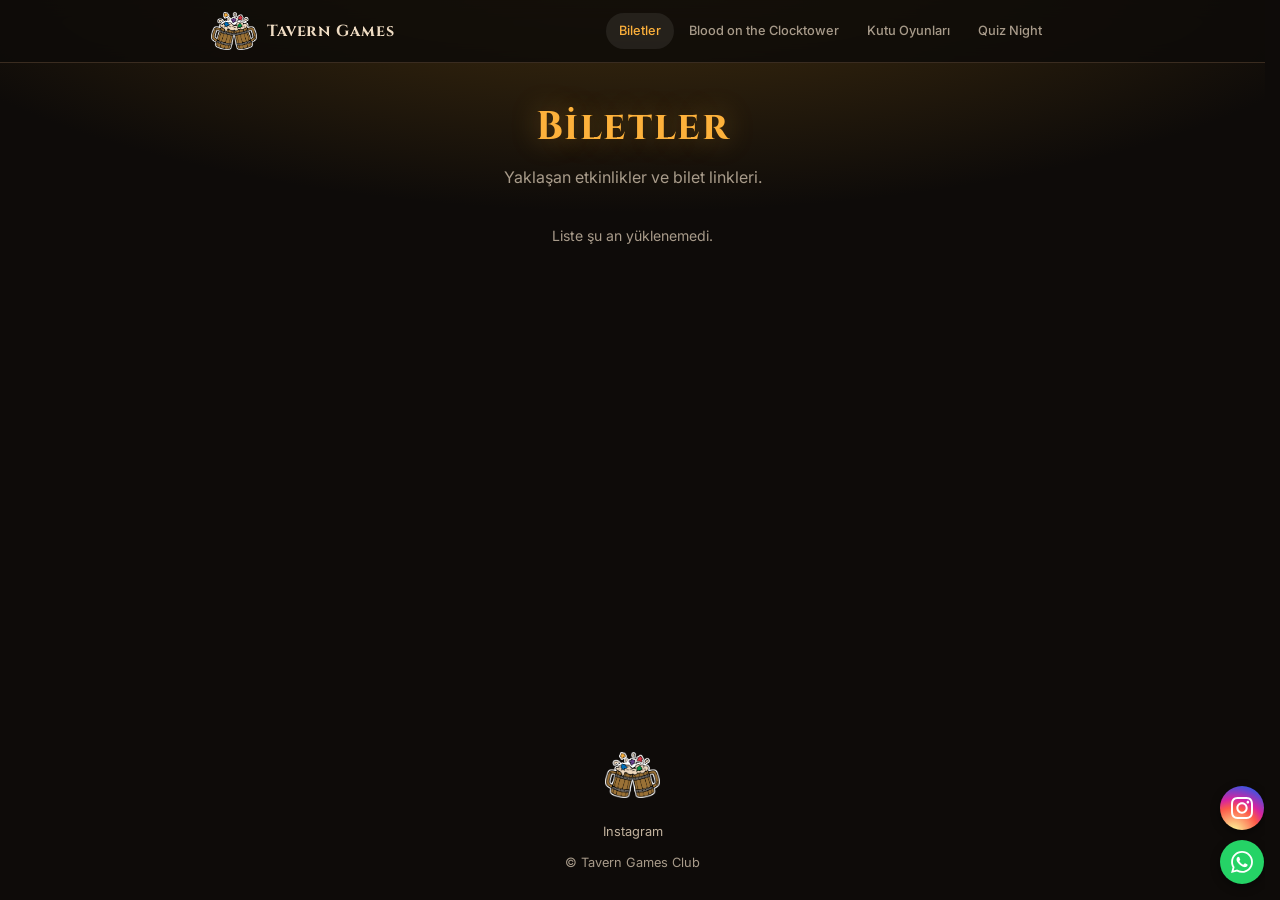
<file: bilet/index.html>
<!DOCTYPE html><html lang="tr"><head><link rel="icon" type="image/png" href="/favicon.png"><link rel="icon" href="/favicon.ico" sizes="48x48"><meta charset="UTF-8"><meta name="viewport" content="width=device-width,initial-scale=1"><title>Biletler | Tavern Games Kadıköy</title>
<meta name="description" content="Kadıköy'de Blood on the Clocktower ve kutu oyunu gecesi biletleri. Yaklaşan tarihler, mekanlar ve Bubilet / Biletimgo bilet bağlantıları."><link rel="canonical" href="https://taverngames.com.tr/bilet/"><meta property="og:title" content="Biletler | Tavern Games Kadıköy"><meta property="og:description" content="Kadıköy'de Blood on the Clocktower ve kutu oyunu gecesi biletleri. Yaklaşan tarihler, mekanlar ve Bubilet / Biletimgo bilet bağlantıları."><meta property="og:url" content="https://taverngames.com.tr/bilet/"><meta property="og:image" content="https://taverngames.com.tr/assets/og.jpg"><meta property="og:type" content="website"><meta property="og:locale" content="tr_TR">
<link rel="preconnect" href="https://fonts.googleapis.com"><link rel="preconnect" href="https://fonts.gstatic.com" crossorigin>
<link rel="preload" as="style" href="https://fonts.googleapis.com/css2?family=Cinzel:wght@600;700;800&family=Inter:wght@400;500;600;700&display=swap" onload="this.onload=null;this.rel='stylesheet'"><noscript><link rel="stylesheet" href="https://fonts.googleapis.com/css2?family=Cinzel:wght@600;700;800&family=Inter:wght@400;500;600;700&display=swap"></noscript>
<link rel="stylesheet" href="/site.css"><link rel="stylesheet" href="/bilet/bilet.css"><script src="/nav.js" defer></script><!--EVLD--><script type="application/ld+json" id="ev-ld">[{"@type": "Event", "name": "Blood on the Clocktower - Ruj Gastro Cocktail Pub", "startDate": "2026-11-28T20:00:00+03:00", "eventStatus": "https://schema.org/EventScheduled", "eventAttendanceMode": "https://schema.org/OfflineEventAttendanceMode", "location": {"@type": "Place", "name": "Ruj Gastro Cocktail Pub", "address": {"@type": "PostalAddress", "addressLocality": "Kadıköy", "addressRegion": "İstanbul", "addressCountry": "TR"}}, "image": ["https://taverngames.com.tr/assets/og-botc.jpg"], "organizer": {"@type": "Organization", "name": "Tavern Games", "url": "https://taverngames.com.tr/"}, "offers": {"@type": "Offer", "url": "https://www.biletimgo.com/etkinlik/blood-on-the-clocktower-33386", "priceCurrency": "TRY", "availability": "https://schema.org/InStock"}}]</script><!--/EVLD-->
</head>
<body data-theme="bilet">
<main class="wrap">
<section class="bh"><h1 class="cz">Biletler</h1><p>Yaklaşan etkinlikler ve bilet linkleri.</p></section>
<div id="list"></div>
<p id="note" class="note"></p>
</main>
<footer><img src="/assets/logo_beyaz_kenar_yazisiz.webp" alt="" width="555" height="457">
<div class="fl-links"><a href="https://www.instagram.com/taverngamesclub/" target="_blank" rel="noopener">Instagram</a></div>
<div>© Tavern Games Club</div></footer>
<script>
const SHEET_ID='1YPP-iufjWHd43YadvrfHkIpvKAFz69_t7sIb_1xt_y8',TAB='Biletler',KEY='tg_bilet_cache2';
/* Bölümler: Sheet'teki "Etkinlik" sütununda re ifadesine uyan kelime geçerse o bölüme girer. Yeni tür eklemek için buraya bir satır ekle. */
const SECTIONS=[
 {re:/blood|botc|clocktower/i,title:'Blood on the Clocktower',sub:'Vampir Köylünün geldiği son nokta!',c:'#e04a3f'},
 {re:/kutu|oyun/i,title:'Kutu Oyunları Gecesi',sub:'',c:'#3d9be0'},
 {re:/quiz/i,title:'Quiz Night',sub:'',c:'#a77bd6'}];
const AY=['Oca','Şub','Mar','Nis','May','Haz','Tem','Ağu','Eyl','Eki','Kas','Ara'],GUN=['Pazar','Pazartesi','Salı','Çarşamba','Perşembe','Cuma','Cumartesi'];
const $=id=>document.getElementById(id);
function el(t,c,x){const e=document.createElement(t);if(c)e.className=c;if(x!=null)e.textContent=x;return e}
const p2=n=>('0'+n).slice(-2);
function nd(c){if(!c)return'';let m=String(c.v||'').match(/^Date\((\d+),(\d+),(\d+)/);if(m)return m[1]+'-'+p2(+m[2]+1)+'-'+p2(m[3]);
 const x=String(c.f!=null?c.f:c.v||'').trim();m=x.match(/^(\d{1,2})[.\/](\d{1,2})[.\/](\d{4})$/);if(m)return m[3]+'-'+p2(m[2])+'-'+p2(m[1]);
 m=x.match(/^(\d{4})-(\d{1,2})-(\d{1,2})/);return m?m[1]+'-'+p2(m[2])+'-'+p2(m[3]):''}
function nt(c){if(!c)return'';const x=String(c.f!=null?c.f:c.v||'');const m=x.match(/(\d{1,2})[:.](\d{2})/);return m?p2(m[1])+':'+m[2]:''}
const tx=c=>c?String(c.f!=null?c.f:c.v!=null?c.v:'').trim():'';
function parse(rows){const td=new Date();td.setHours(0,0,0,0);const now=td.getTime();
 return rows.map(r=>({k:tx(r[0]),d:nd(r[1]),t:nt(r[2])||'20:00',yer:tx(r[3]),ln:tx(r[4]),fy:tx(r[5]),du:tx(r[6])}))
 .filter(e=>e.k&&e.d).map(e=>{e.ig=!/^https?:\/\//.test(e.ln);if(e.ig)e.note=e.ln||"Bilet için Instagram DM'den yazabilirsiniz.";const[y,m,d]=e.d.split('-').map(Number),[h,mi]=e.t.split(':').map(Number);e.dt=new Date(y,m-1,d,h,mi);return e})
 .filter(e=>e.dt.getTime()>=now).sort((a,b)=>a.dt-b.dt)}
function card(e){const a=el('a','ev');a.style.setProperty('--c',e.s.c);a.href=e.ig?'https://www.instagram.com/taverngamesclub/':e.ln;a.target='_blank';a.rel='noopener';
 const sold=/tükendi|dolu/i.test(e.du);if(sold)a.classList.add('sold');
 const dt=el('div','dt');dt.append(el('b','',e.dt.getDate()),el('span','',AY[e.dt.getMonth()]));
 const inf=el('div','inf');inf.append(el('h3','',e.s.title),el('p','',GUN[e.dt.getDay()]+' · '+e.t+(e.yer?' · '+e.yer:'')));
 {const tg=el('div','tags');if(e.ig)tg.append(el('span','tag p',e.note));if(e.fy)tg.append(el('span','tag',e.fy));if(e.du&&!sold)tg.append(el('span','tag p',e.du));inf.append(tg)}
 a.append(dt,inf,el('span','buy',sold?'Tükendi':'Bilet Al'));return a}
const AYU=['Ocak','Şubat','Mart','Nisan','Mayıs','Haziran','Temmuz','Ağustos','Eylül','Ekim','Kasım','Aralık'];
function render(ev){const l=$('list');l.replaceChildren();let last='';
 ev.forEach(e=>{e.s=SECTIONS.find(s=>s.re.test(e.k))||{title:e.k,c:'#fdb13b'};
  const m=AYU[e.dt.getMonth()]+' '+e.dt.getFullYear();if(m!==last){last=m;l.append(el('div','mon',m))}
  l.append(card(e))})}
function ld(ev){try{ev=ev.filter(e=>!e.ig);const old=document.getElementById('ev-ld');if(old)old.remove();if(!ev.length)return;
 const g=ev.map(e=>{const sold=/tükendi|dolu/i.test(e.du),pr=(e.fy.match(/\d+/)||[])[0],o={'@type':'Offer',url:e.ln,priceCurrency:'TRY',availability:'https://schema.org/'+(sold?'SoldOut':'InStock')};if(pr)o.price=pr;
  return{'@type':'Event',name:e.s.title+(e.yer?' - '+e.yer:''),startDate:e.d+'T'+e.t+':00+03:00',eventStatus:'https://schema.org/EventScheduled',eventAttendanceMode:'https://schema.org/OfflineEventAttendanceMode',
  location:{'@type':'Place',name:e.yer||'Kadıköy, İstanbul',address:{'@type':'PostalAddress',addressLocality:'Kadıköy',addressRegion:'İstanbul',addressCountry:'TR'}},
  organizer:{'@type':'Organization',name:'Tavern Games',url:'https://taverngames.com.tr/'},offers:o}});
 const s=document.createElement('script');s.type='application/ld+json';s.id='ev-ld';s.textContent=JSON.stringify(g);document.head.append(s)}catch(e){}}
function show(rows,note){$('note').textContent=note||'';const ev=parse(rows);render(ev)}
function cached(){try{return JSON.parse(localStorage.getItem(KEY)||'null')}catch(e){return null}}
fetch('https://docs.google.com/spreadsheets/d/'+SHEET_ID+'/gviz/tq?tqx=out:json&sheet='+TAB).then(r=>r.text()).then(x=>{
 const j=JSON.parse(x.slice(x.indexOf('{'),x.lastIndexOf('}')+1)),rows=j.table.rows.map(r=>(r.c||[]).map(c=>c?{v:c.v,f:c.f}:null));
 try{localStorage.setItem(KEY,JSON.stringify(rows))}catch(e){}show(rows)}).catch(()=>{const c=cached();show(c||[],c?'Güncel liste alınamadı, son kayıtlı liste gösteriliyor.':'Liste şu an yüklenemedi.')});
</script></body></html>
</file>
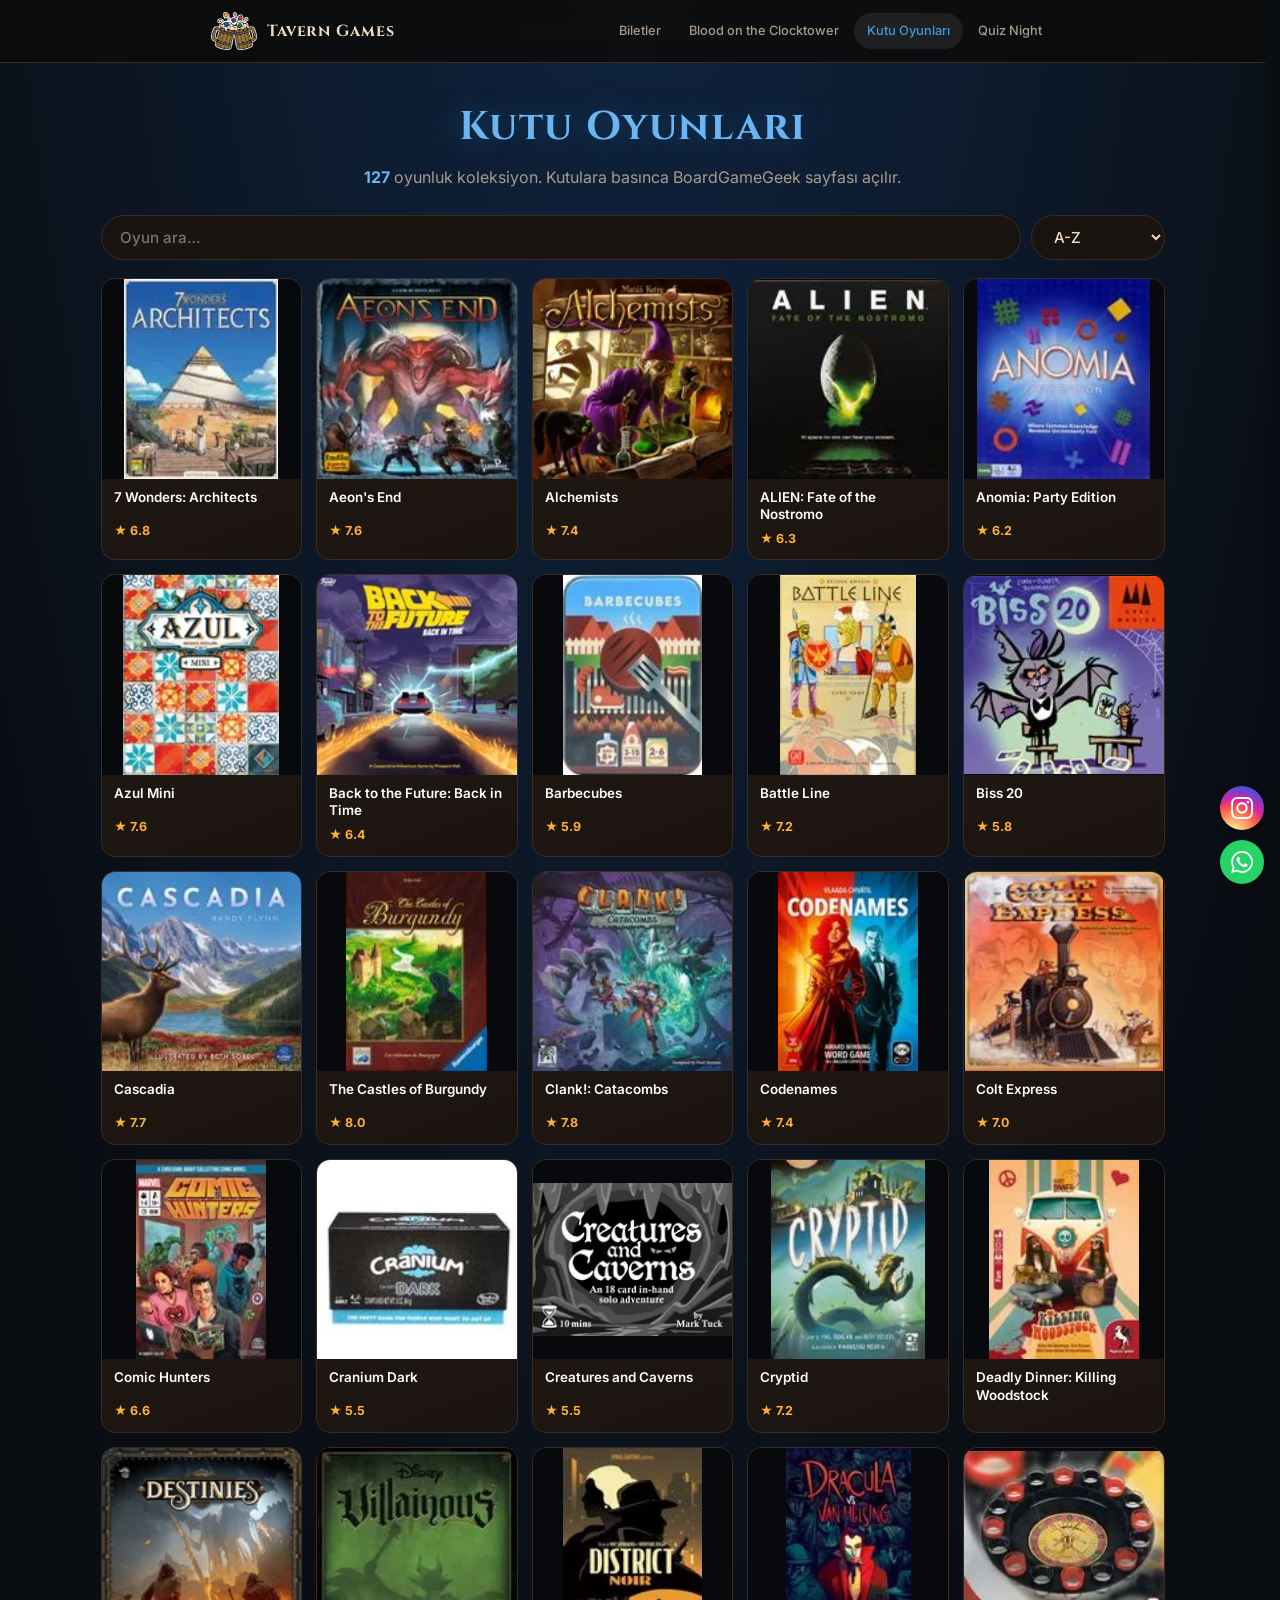
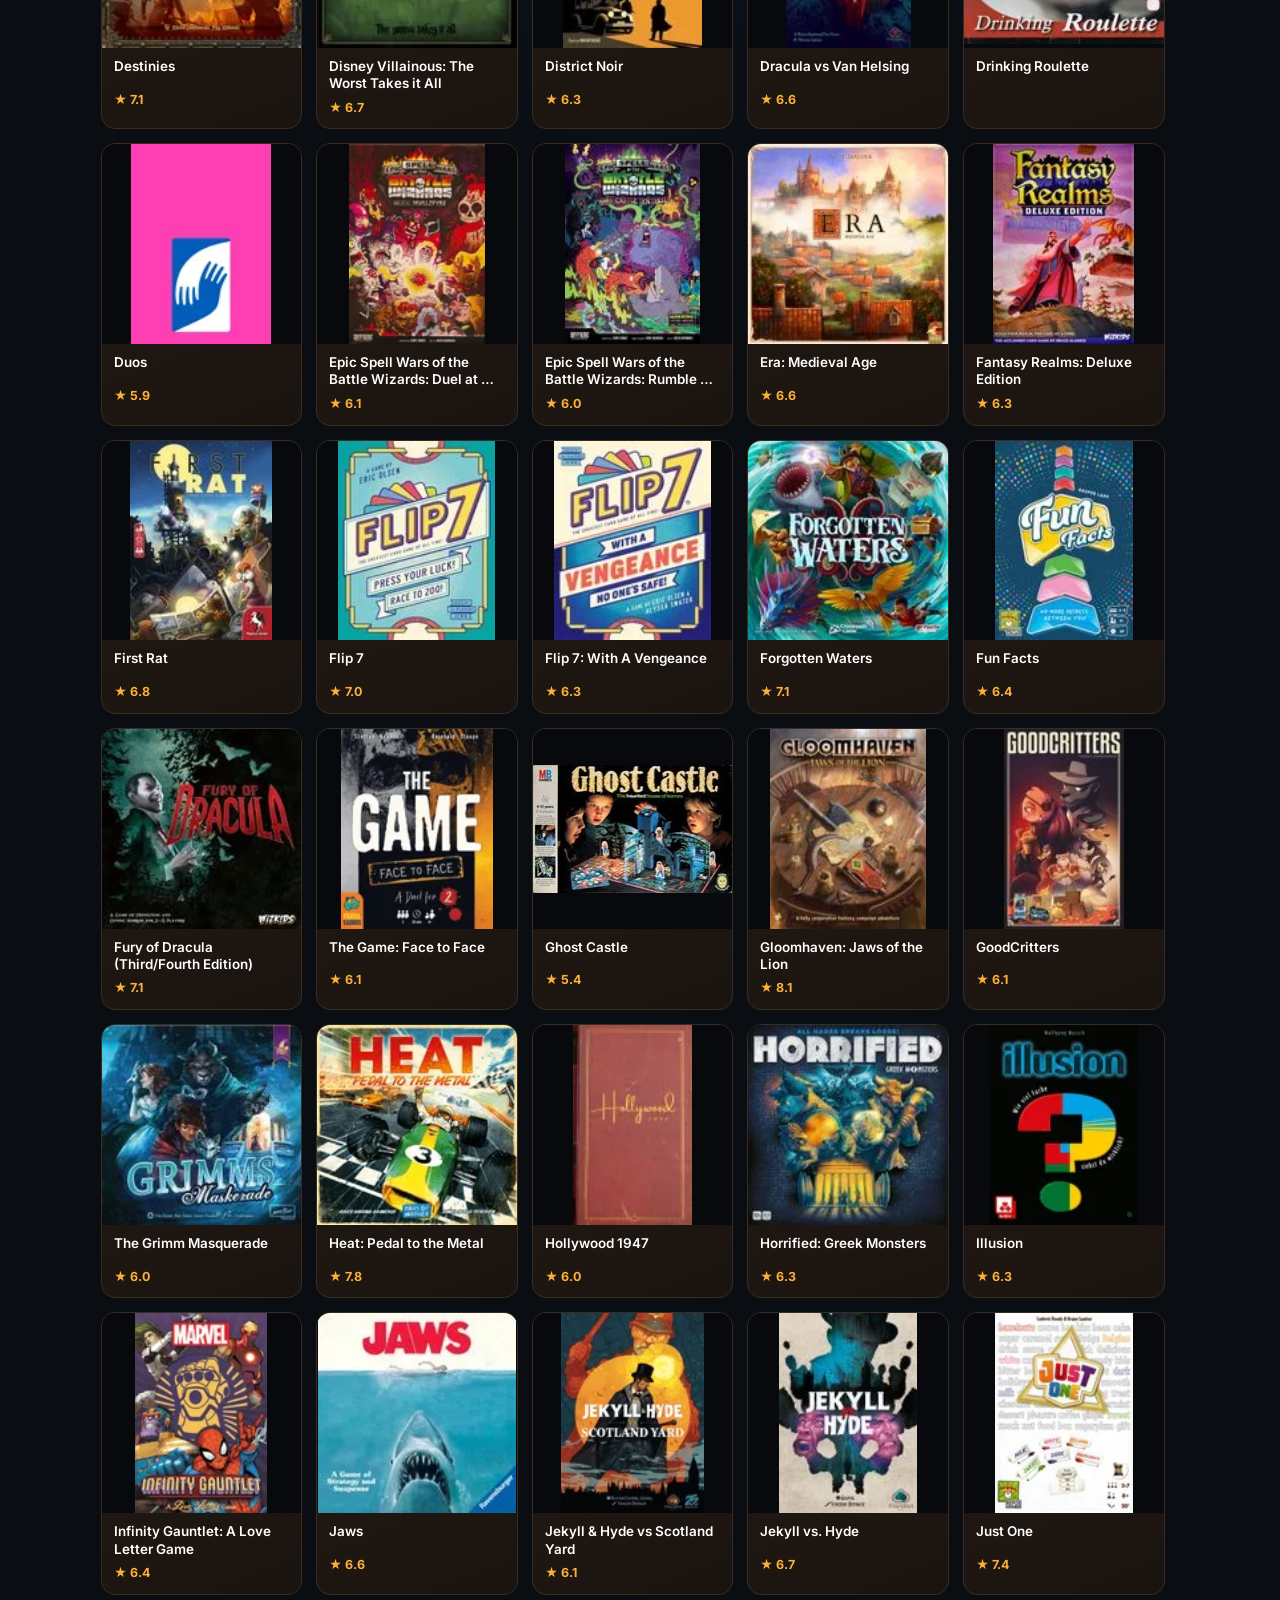
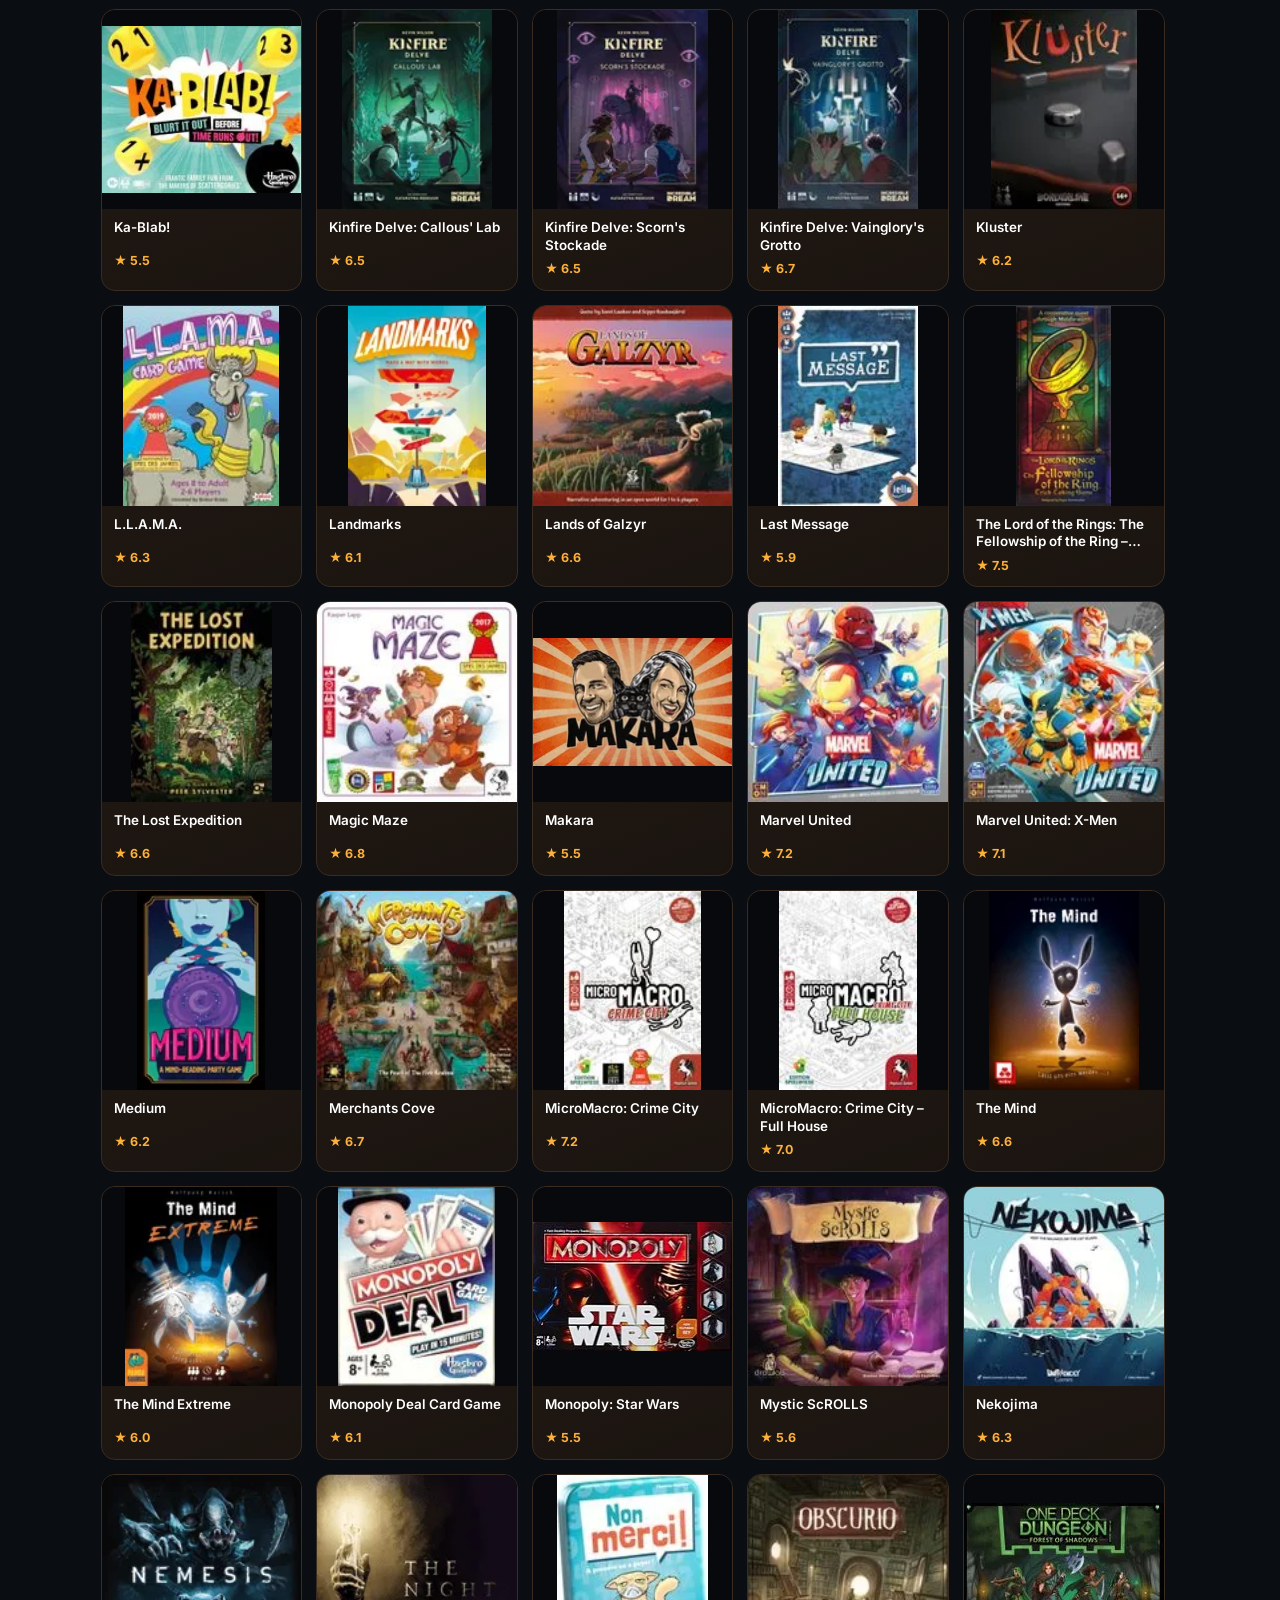
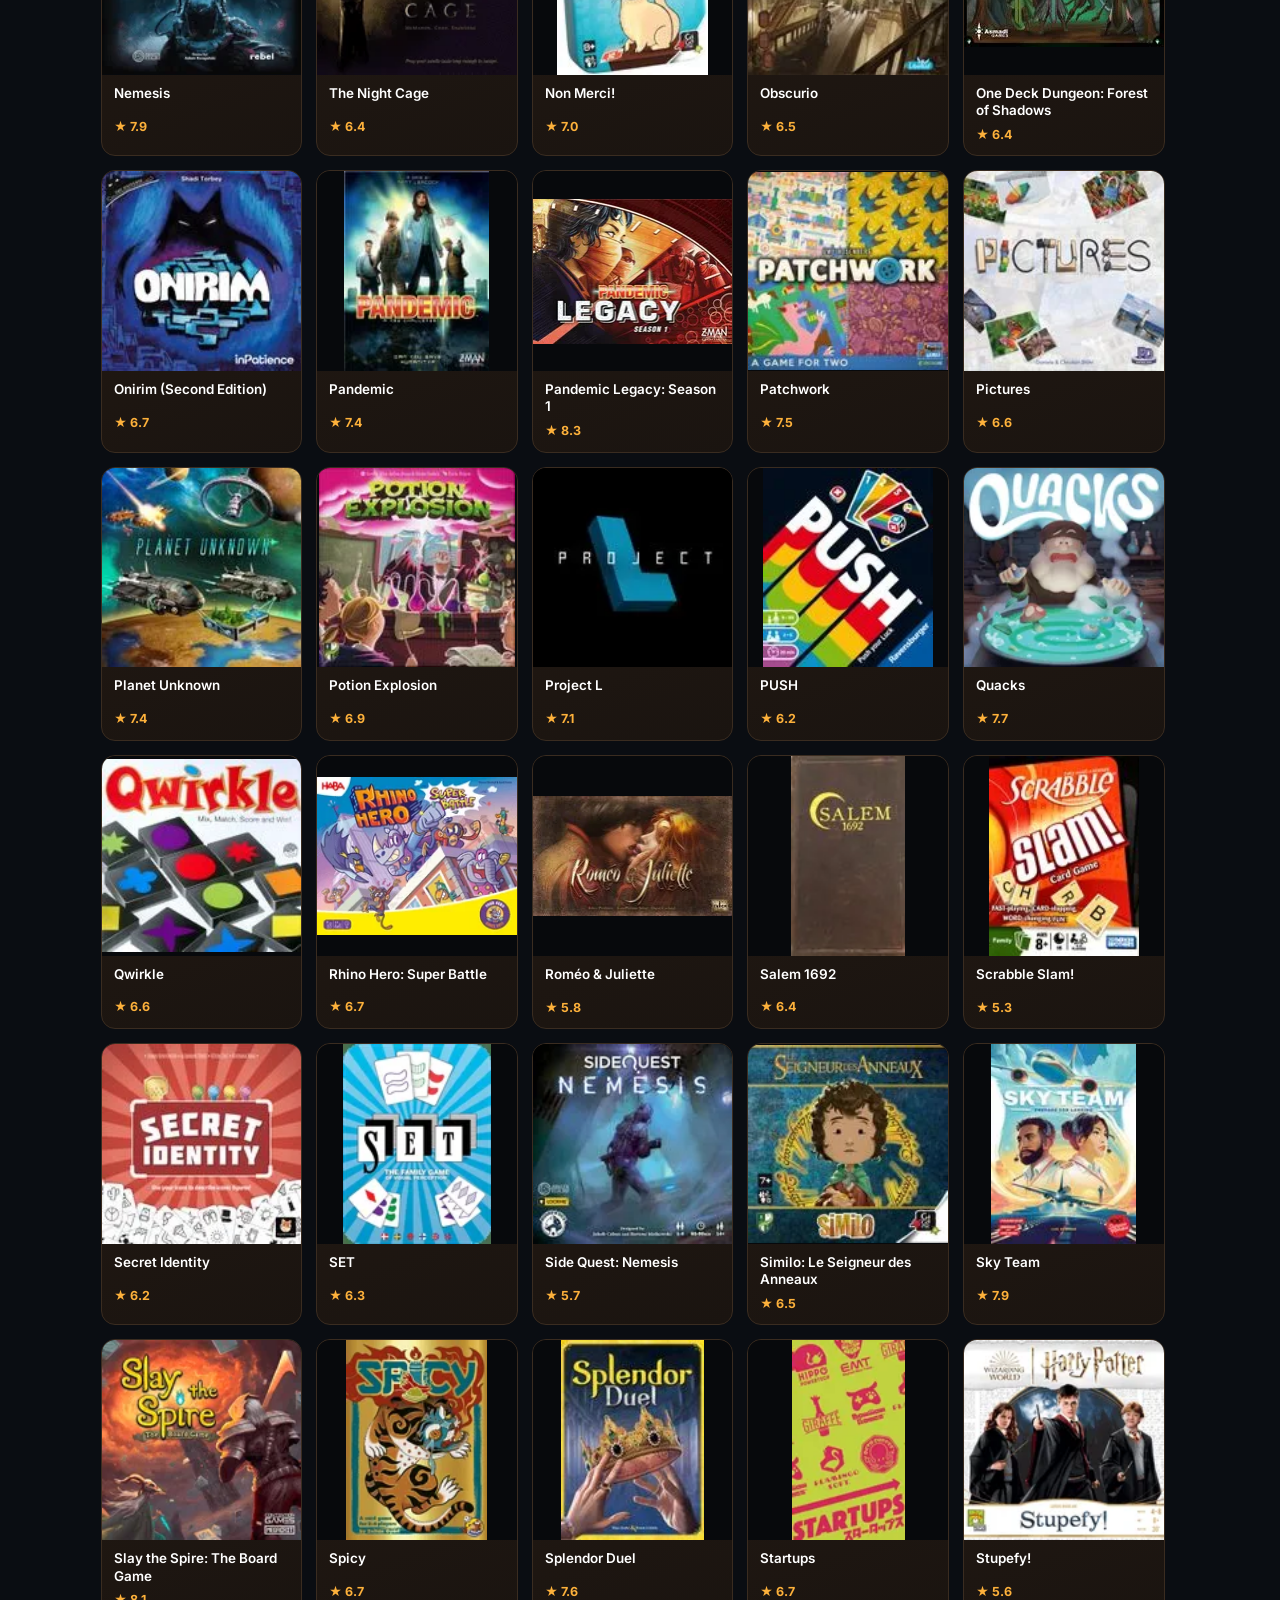
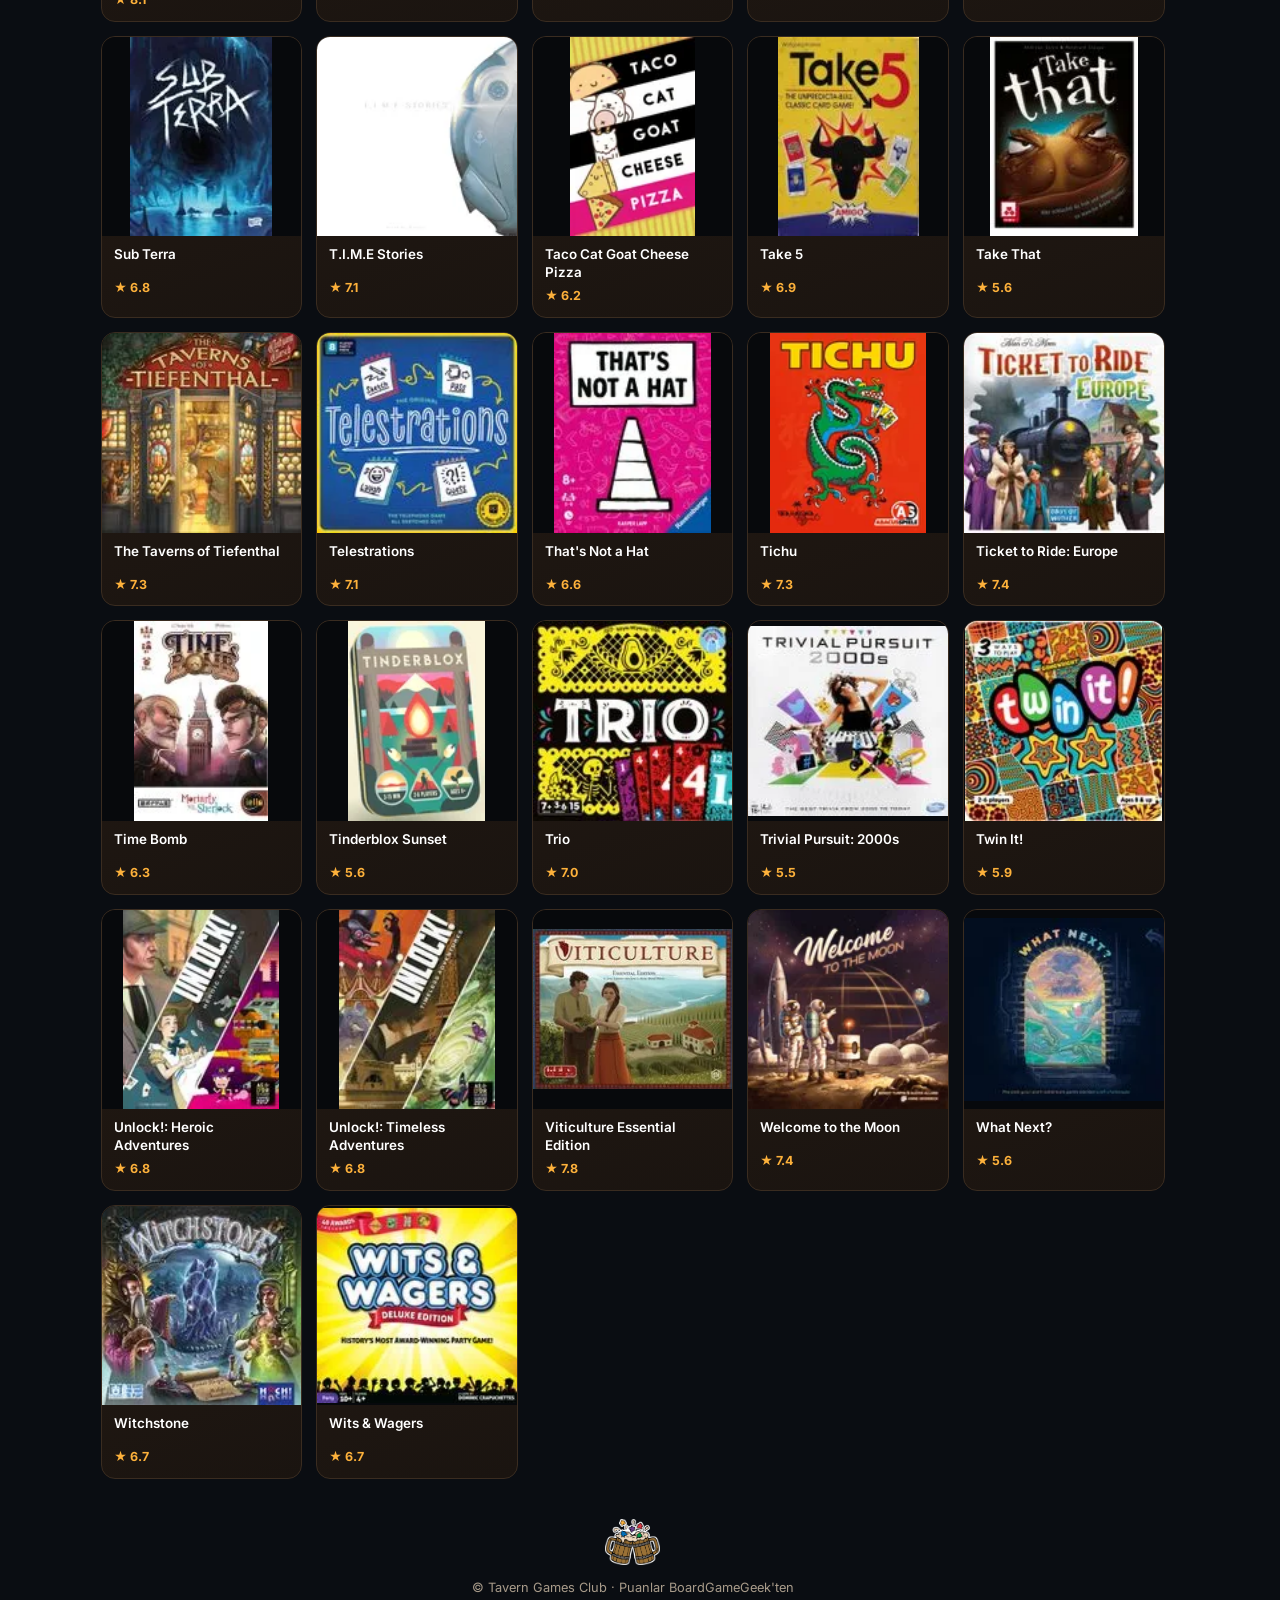
<file: kutu-oyunlari/index.html>
<!DOCTYPE html><html lang="tr"><head><meta charset="UTF-8"><meta name="viewport" content="width=device-width,initial-scale=1"><title>Kutu Oyunları · Tavern Games</title>
<link rel="preconnect" href="https://fonts.googleapis.com"><link rel="preconnect" href="https://fonts.gstatic.com" crossorigin>
<link href="https://fonts.googleapis.com/css2?family=Cinzel:wght@600;700;800&family=Inter:wght@400;500;600;700&display=swap" rel="stylesheet">
<link rel="icon" href="/assets/meeple_mavi_beyaz.webp"><link rel="stylesheet" href="/site.css"><link rel="stylesheet" href="/kutu-oyunlari/oyunlar.css"><script src="/nav.js" defer></script></head>
<body data-theme="kutu">
<main class="wrap wide">
<section class="gh"><h1 class="cz">Kutu Oyunları</h1><p><b id="cnt">0</b> oyunluk koleksiyon. Kutulara basınca BoardGameGeek sayfası açılır.</p></section>
<div class="bar"><input id="q" type="search" placeholder="Oyun ara…" autocomplete="off"><select id="s"><option value="az">A-Z</option><option value="r">BGG puanı</option></select></div>
<div id="grid" class="gg"></div>
<p id="none" class="none" hidden>Aramana uyan oyun yok.</p>
</main>
<footer><img src="/assets/logo_beyaz_kenar_yazisiz.webp" alt=""><div>© Tavern Games Club · Puanlar BoardGameGeek'ten</div></footer>
<script>
/* Sheet'te "Ekstra" sekmesi: A=Oyun adı, B=BGG puanı (isteğe bağlı), C=Görsel linki (isteğe bağlı), D=BGG linki (isteğe bağlı) */
const SHEET_ID='1UCMAlpti9YEssy5HXvaITVCxLESZDFmHYzrA1PK7ANY',TAB='Ekstra';
const $=id=>document.getElementById(id);let all=[];
const norm=s=>(s||'').toLocaleLowerCase('tr').replace(/[^a-z0-9ğüşıöç]+/g,'');
function el(t,c,x){const e=document.createElement(t);if(c)e.className=c;if(x!=null)e.textContent=x;return e}
function card(g){const a=el(g.u?'a':'div','gc');if(g.u){a.href=g.u;a.target='_blank';a.rel='noopener'}
 const im=el('div','gi');if(g.img){const i=document.createElement('img');i.src=g.img;i.alt=g.n;i.loading='lazy';i.onerror=()=>{i.remove();im.append(ph(g.n))};im.append(i)}else im.append(ph(g.n));
 a.append(im,el('div','gn',g.n));if(g.r)a.append(el('div','gr','★ '+g.r.toFixed(1)));return a}
function ph(n){const d=el('div','ph',n.split(/[\s:]+/).filter(w=>/^[A-Za-zÀ-ÿ0-9]/.test(w)).slice(0,2).map(w=>w[0].toUpperCase()).join(''));return d}
function draw(){const q=norm($('q').value),so=$('s').value;const v=all.filter(g=>!q||norm(g.n).includes(q));
 v.sort(so=='r'?(a,b)=>(b.r||0)-(a.r||0)||a.n.localeCompare(b.n,'tr'):(a,b)=>a.n.replace(/^the /i,'').localeCompare(b.n.replace(/^the /i,''),'tr'));
 const gr=$('grid');gr.replaceChildren(...v.map(card));$('none').hidden=!!v.length}
$('q').oninput=draw;$('s').onchange=draw;
const U=(t)=>'https://docs.google.com/spreadsheets/d/'+SHEET_ID+'/gviz/tq?tqx=out:json&sheet='+t;
fetch('/kutu-oyunlari/games.json').then(r=>r.json()).then(j=>{all=j.map(g=>({n:g.n,r:g.r,img:'/kutu-oyunlari/img/'+g.id+'.webp',u:'https://boardgamegeek.com/boardgame/'+g.id}));$('cnt').textContent=all.length;draw();
 return fetch(U(TAB)).then(r=>r.text()).then(x=>{const o=JSON.parse(x.slice(x.indexOf('{'),x.lastIndexOf('}')+1));const have=new Set(all.map(g=>norm(g.n)));
  o.table.rows.forEach(r=>{const c=(r.c||[]).map(z=>z?(z.v!=null?String(z.v):''):'');const n=(c[0]||'').trim();if(!n||/^(oyun|oyunlar|ad|ad[ıi])/i.test(n)&&n.length<12||have.has(norm(n)))return;
   have.add(norm(n));const p=parseFloat(String(c[1]).replace(',','.'));all.push({n,r:isNaN(p)?0:p,img:/^https?:\/\//.test(c[2]||'')?c[2]:'',u:/^https?:\/\//.test(c[3]||'')?c[3]:''})});
  $('cnt').textContent=all.length;draw()}).catch(()=>{})});
</script></body></html>
</file>
<file: site.css>
:root{--bg:#0e0b09;--s1:#1a1410;--s2:#241a13;--line:#3a2c20;--cream:#efdcc3;--muted:#a89b8a;--gold:#e0b25a;--accent:var(--gold);--yellow:#fdb13b}
*{box-sizing:border-box;margin:0;padding:0}
body{font-family:'Inter',system-ui,sans-serif;color:var(--cream);line-height:1.5;min-height:100vh;display:flex;flex-direction:column;background:radial-gradient(ellipse 90% 45% at 50% -8%,#3d2515 0%,transparent 70%) no-repeat,var(--bg)}
body[data-theme=botc]{--accent:#e04a3f;background:radial-gradient(ellipse 90% 45% at 50% -8%,#4a100d 0%,transparent 70%) no-repeat,#0c0808}
h1,h2,h3,.cz{font-family:'Cinzel',Georgia,serif;letter-spacing:.04em}
a{color:inherit;text-decoration:none}
.wrap{width:100%;max-width:880px;margin:0 auto;padding:0 18px}
.sr{position:absolute;left:-9999px}
.nav{position:sticky;top:0;z-index:20;backdrop-filter:blur(10px);background:rgba(14,11,9,.85);border-bottom:1px solid var(--line)}
.nav .wrap{display:flex;align-items:center;justify-content:space-between;height:62px}
.brand{display:flex;align-items:center;gap:10px;font-family:'Cinzel',serif;font-weight:700;letter-spacing:.06em}
.brand img{height:38px;width:auto}
.links{display:flex;gap:2px}
.links a{padding:8px 13px;border-radius:999px;font-size:.85rem;font-weight:600;color:var(--muted);transition:.2s}
.links a:hover,.links a[aria-current]{color:var(--cream);background:rgba(255,255,255,.08)}
.links a[aria-current]{color:var(--accent)}
@media(max-width:560px){.brand span{display:none}.links a{padding:8px 11px;font-size:.8rem}}
.hero{position:relative;text-align:center;padding:38px 0 26px}
.hero .logo{width:min(64vw,260px);height:auto;filter:drop-shadow(0 14px 34px rgba(224,178,90,.2))}
.hero p{color:var(--muted);margin-top:12px}
.fl{position:absolute;width:42px;animation:bob 5s ease-in-out infinite;opacity:.95}
.fl.a{left:5%;top:16%;--r:-12deg}.fl.b{right:6%;top:8%;--r:14deg;animation-delay:-1.6s}.fl.c{left:13%;bottom:14%;width:34px;--r:8deg;animation-delay:-3s}.fl.d{right:12%;bottom:20%;width:38px;--r:-10deg;animation-delay:-2.3s}
@keyframes bob{0%,100%{transform:translateY(0) rotate(var(--r))}50%{transform:translateY(-11px) rotate(calc(var(--r) * -1))}}
@media(max-width:560px){.fl{width:30px}.fl.c,.fl.d{width:26px}}
.soc{display:flex;gap:10px;justify-content:center;flex-wrap:wrap;margin-top:20px}
.pill{display:inline-flex;align-items:center;gap:9px;padding:10px 18px;border-radius:999px;border:1px solid var(--line);background:var(--s1);font-size:.85rem;font-weight:600;transition:.2s}
.pill i{width:9px;height:9px;border-radius:50%;background:var(--d)}
.pill:hover{border-color:var(--d);background:color-mix(in srgb,var(--d) 14%,var(--s1))}
.lbl{display:flex;align-items:center;gap:12px;margin:22px 0 14px;font-family:'Cinzel',serif;font-size:.8rem;font-weight:700;letter-spacing:.2em;text-transform:uppercase;color:var(--accent)}
.lbl::after{content:"";flex:1;height:1px;background:var(--line)}
.grid{display:grid;gap:14px;grid-template-columns:1fr}
@media(min-width:700px){.grid{grid-template-columns:1fr 1fr}}
.tile{--c:var(--gold);position:relative;display:flex;gap:16px;align-items:center;padding:20px;border-radius:18px;background:linear-gradient(160deg,var(--s2),var(--s1));border:1px solid var(--line);overflow:hidden;transition:.25s}
.tile::after{content:"";position:absolute;inset:0;background:radial-gradient(circle at 0 0,var(--c),transparent 62%);opacity:.12;transition:.25s;pointer-events:none}
.tile:hover{transform:translateY(-4px);border-color:var(--c);box-shadow:0 14px 34px rgba(0,0,0,.55)}
.tile:hover::after{opacity:.24}
.tile img{width:58px;height:auto;flex-shrink:0;transition:.3s;position:relative;z-index:1}
.tile:hover img{transform:rotate(-10deg) scale(1.12)}
.tile div{position:relative;z-index:1}
.tile h3{font-size:1.08rem;color:#fff}
.tile p{font-size:.85rem;color:var(--muted);margin-top:2px}
.tile .go{margin-left:auto;color:var(--c);font-size:1.3rem;transition:.25s;position:relative;z-index:1}
.tile:hover .go{transform:translateX(4px)}
.t-botc{--c:#e04a3f}.t-kutu{--c:#3d9be0}.t-quiz{--c:#a77bd6}.t-bilet{--c:var(--yellow)}
footer{margin-top:auto;padding:40px 18px 28px;text-align:center;color:var(--muted);font-size:.8rem}
footer img{height:46px;width:auto;margin-bottom:8px}
@media(prefers-reduced-motion:reduce){*{animation:none!important;transition:none!important}}
.links .ns{display:none}@media(max-width:760px){.links .nf{display:none}.links .ns{display:inline}}.links a{font-size:.8rem;font-weight:500}
html{scrollbar-gutter:stable}
.fl-links{display:flex;gap:6px 16px;justify-content:center;flex-wrap:wrap;margin:10px 0 12px}.fl-links a{color:var(--cream);opacity:.8}.fl-links a:hover{opacity:1;color:var(--gold)}

body>.fab.fab.fab{position:fixed;right:16px;bottom:16px;left:auto;width:auto;max-width:none;margin:0;z-index:30;display:flex;flex-direction:column;gap:10px}
.fab a{width:44px;height:44px;border-radius:50%;display:flex;align-items:center;justify-content:center;color:#fff;box-shadow:0 3px 10px rgba(0,0,0,.45);transition:transform .2s}
.fab a:hover{transform:scale(1.08)}
.fab svg{width:22px;height:22px;fill:currentColor}
.fab .ig{background:radial-gradient(circle at 30% 107%,#fdf497 0%,#fdf497 5%,#fd5949 45%,#d6249f 60%,#285aeb 90%)}
.fab .wa{background:#25d366}
@media print{.fab{display:none}}

/* nav.js gelmeden yerini ayır (düzen kaymasını önler) */
body{padding-top:63px}body.has-nav{padding-top:0}
.fl{height:auto}
</file>
<file: bilet/bilet.css>
body[data-theme=bilet]{--accent:var(--yellow);background:radial-gradient(ellipse 90% 45% at 50% -8%,#4a3410 0%,transparent 70%) no-repeat,#0e0b09}
.bh{text-align:center;padding:34px 0 8px}
.bh h1{font-size:clamp(1.8rem,7vw,2.5rem);color:var(--yellow);text-shadow:0 0 28px rgba(253,177,59,.35)}
.bh p{color:var(--muted);margin-top:8px}
.chips{display:flex;gap:8px;flex-wrap:wrap;justify-content:center;margin:20px 0 10px}
.chip{padding:8px 16px;border-radius:999px;border:1px solid var(--line);background:var(--s1);color:var(--muted);font:600 .85rem 'Inter',sans-serif;cursor:pointer;transition:.2s}
.chip:hover{color:var(--cream);border-color:var(--yellow)}
.chip.on{background:var(--yellow);border-color:var(--yellow);color:#1a1008}
.ev{display:flex;align-items:center;gap:14px;padding:14px 16px;margin-top:12px;border-radius:16px;background:linear-gradient(160deg,var(--s2),var(--s1));border:1px solid var(--line);transition:.25s}
.ev:hover{border-color:var(--yellow);transform:translateY(-2px);box-shadow:0 12px 30px rgba(0,0,0,.5)}
.dt{flex:0 0 62px;text-align:center;padding:8px 0;border-radius:12px;background:rgba(253,177,59,.1);border:1px solid rgba(253,177,59,.35)}
.dt b{display:block;font:700 1.55rem/1 'Cinzel',serif;color:var(--yellow)}
.dt span{display:block;font-size:.72rem;letter-spacing:.12em;text-transform:uppercase;color:var(--muted);margin-top:3px}
.inf{flex:1;min-width:0}
.inf h3{font-size:1rem;color:#fff;line-height:1.3}
.inf p{font-size:.83rem;color:var(--muted);margin-top:3px}
.tags{display:flex;gap:6px;flex-wrap:wrap;margin-top:7px}
.tag{font-size:.7rem;font-weight:700;padding:3px 9px;border-radius:999px;border:1px solid var(--line);color:var(--cream)}
.tag.p{border-color:#2b8f5b;color:#6fd9a1}.tag.q{border-color:#a77bd6;color:#c9a8ee}.tag.r{border-color:#e04a3f;color:#ff8f86}.tag.k{border-color:#3d9be0;color:#8cc8f2}
.buy{flex:0 0 auto;padding:11px 18px;border-radius:999px;background:var(--yellow);color:#1a1008;font-weight:700;font-size:.85rem;white-space:nowrap;transition:.2s}
.buy:hover{filter:brightness(1.1)}
.buy small{display:block;font-size:.68rem;font-weight:600;opacity:.75;text-align:center}
.empty,.note{text-align:center;color:var(--muted);font-size:.88rem;margin:28px 0}
.empty a{color:var(--yellow);text-decoration:underline}
@media(max-width:520px){.ev{flex-wrap:wrap}.buy{width:100%;text-align:center}.dt{flex-basis:56px}}
.sec{margin-top:34px;--c:var(--yellow)}
.sec h2{font-size:clamp(1.25rem,5vw,1.6rem);color:var(--c);padding-left:12px;border-left:4px solid var(--c)}
.ssub{color:var(--muted);margin:6px 0 0 16px;font-size:.92rem}
.sec .ev:hover{border-color:var(--c)}.sec .dt{background:color-mix(in srgb,var(--c) 12%,transparent);border-color:color-mix(in srgb,var(--c) 45%,transparent)}.sec .dt b{color:var(--c)}
.sec .buy{background:var(--c);color:#fff}
.ev.sold{opacity:.55}.ev.sold .buy{background:#3a2c20;color:var(--muted)}
.soon{margin:12px 0 0 16px;color:var(--muted);font-size:.9rem}.soon a{color:var(--c);text-decoration:underline}
.inf h3{font-size:1.02rem}
.ev{--c:var(--yellow);border-left:4px solid var(--c)}.ev:hover{border-color:var(--c)}.ev .dt{background:color-mix(in srgb,var(--c) 12%,transparent);border-color:color-mix(in srgb,var(--c) 45%,transparent)}.ev .dt b{color:var(--c)}.ev .buy{background:var(--c);color:#fff}.ev.sold .buy{background:#3a2c20;color:var(--muted)}
.mon{margin:30px 0 4px;font:700 .8rem 'Cinzel',serif;letter-spacing:.2em;text-transform:uppercase;color:var(--yellow)}.mon:first-child{margin-top:8px}

/* Bilet Al okunabilirliği: koyu yazı, kırmızıda beyaz */
.ev .buy{color:#1a1008}.ev[style*="e04a3f"] .buy{color:#fff}.ev.sold .buy{color:var(--muted)}
</file>
<file: kutu-oyunlari/oyunlar.css>
body[data-theme=kutu]{--accent:#3d9be0;background:radial-gradient(ellipse 90% 45% at 50% -8%,#10294a 0%,transparent 70%) no-repeat,#0a0d12}
.wrap.wide{max-width:1100px}
.gh{text-align:center;padding:34px 0 6px}
.gh h1{font-size:clamp(1.8rem,7vw,2.5rem);color:#6bb6f0;text-shadow:0 0 28px rgba(61,155,224,.35)}
.gh p{color:var(--muted);margin-top:8px}.gh b{color:#6bb6f0}
.bar{display:flex;gap:10px;margin:20px 0 18px}
.bar input,.bar select{background:var(--s1);border:1px solid var(--line);border-radius:999px;color:var(--cream);padding:11px 18px;font:500 .95rem 'Inter',sans-serif;outline:none}
.bar input{flex:1;min-width:0}.bar input:focus,.bar select:focus{border-color:#3d9be0}
.gg{display:grid;grid-template-columns:repeat(2,1fr);gap:12px}
@media(min-width:560px){.gg{grid-template-columns:repeat(3,1fr)}}
@media(min-width:760px){.gg{grid-template-columns:repeat(4,1fr);gap:14px}}
@media(min-width:1000px){.gg{grid-template-columns:repeat(5,1fr)}}
.gc{display:flex;flex-direction:column;border-radius:14px;overflow:hidden;background:linear-gradient(160deg,var(--s2),var(--s1));border:1px solid var(--line);transition:.25s}
a.gc:hover{transform:translateY(-4px);border-color:#3d9be0;box-shadow:0 14px 30px rgba(0,0,0,.55)}
.gi{aspect-ratio:1/1;background:#07090c;display:flex;align-items:center;justify-content:center;overflow:hidden}
.gi img{width:100%;height:100%;object-fit:contain}
.ph{font:800 2.4rem 'Cinzel',serif;color:#3d9be0;opacity:.7}
.gn{padding:10px 12px 2px;font-size:.84rem;font-weight:600;color:#fff;line-height:1.3;min-height:2.9em;display:-webkit-box;-webkit-line-clamp:2;-webkit-box-orient:vertical;overflow:hidden}
.gr{padding:0 12px 11px;font-size:.78rem;color:#fdb13b;font-weight:700;margin-top:4px}
.gc:not(:has(.gr)) .gn{padding-bottom:12px}
.none{text-align:center;color:var(--muted);margin:30px 0}
</file>
